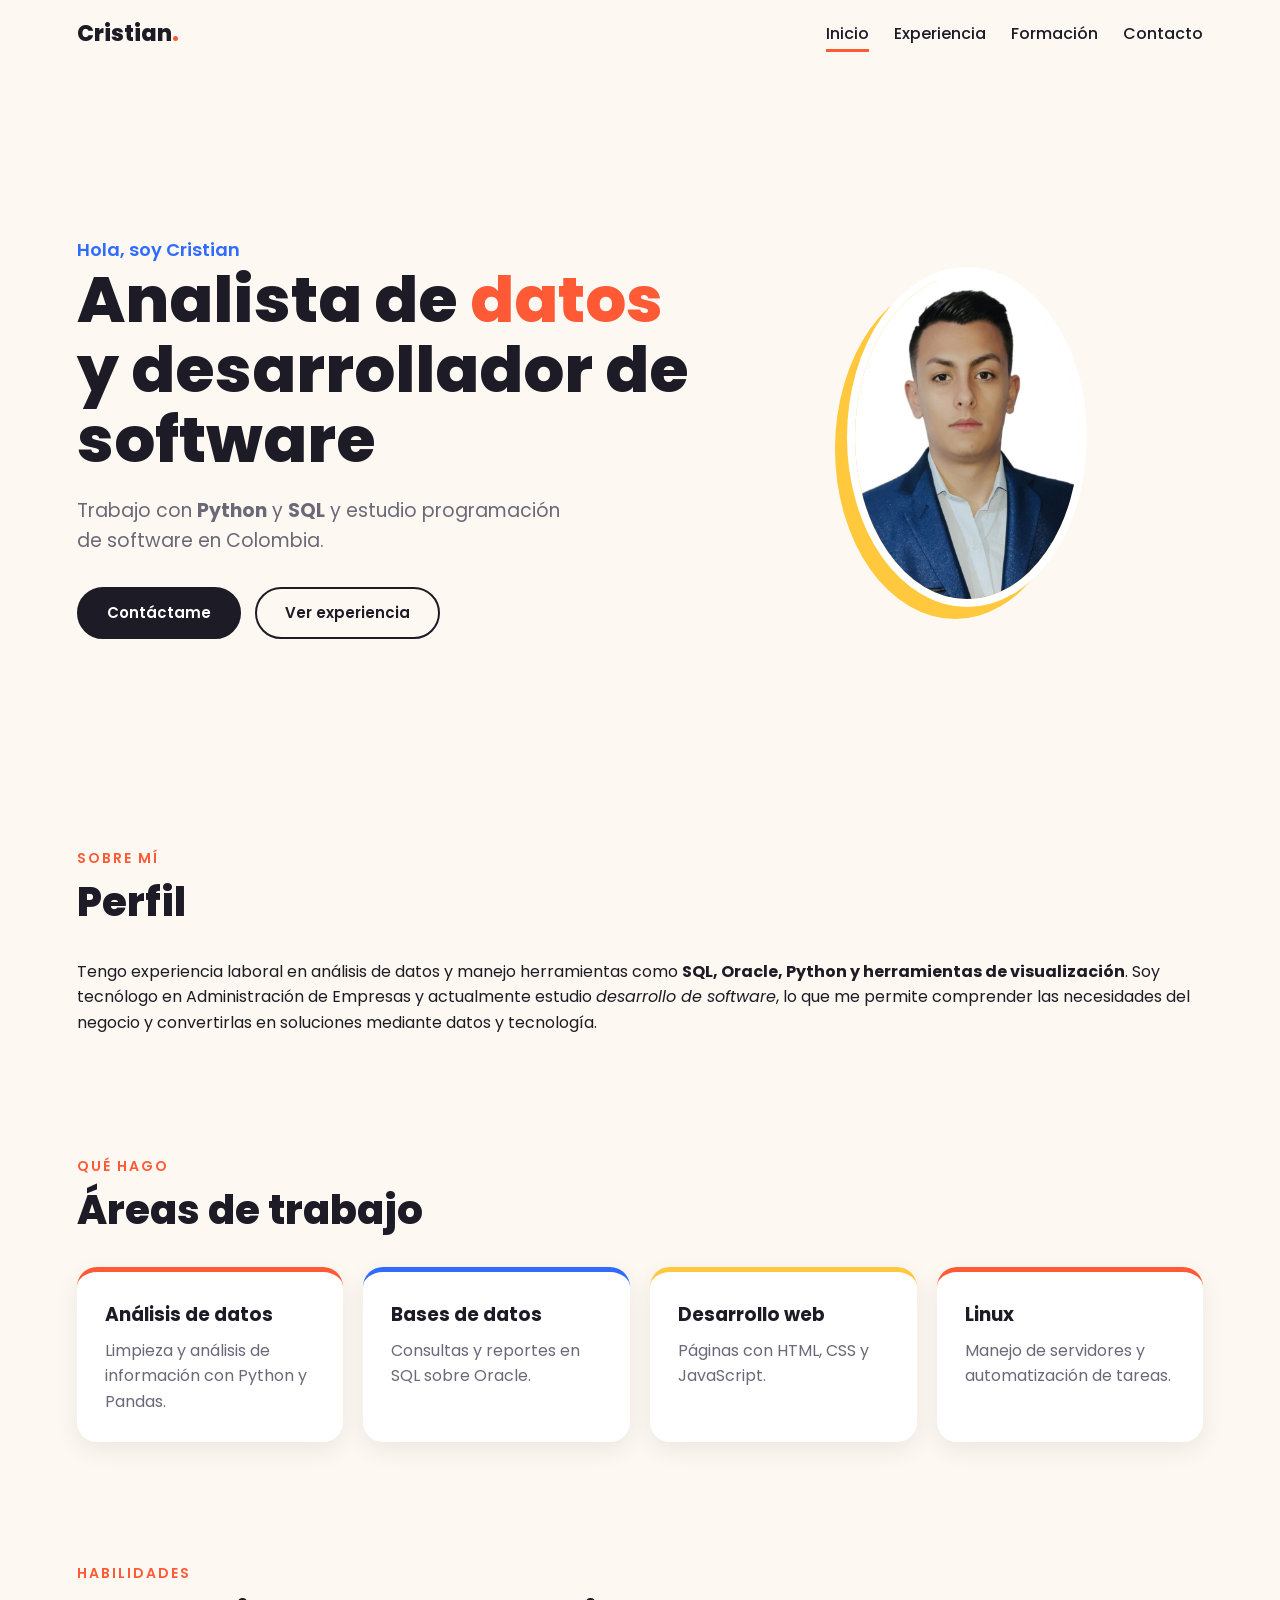
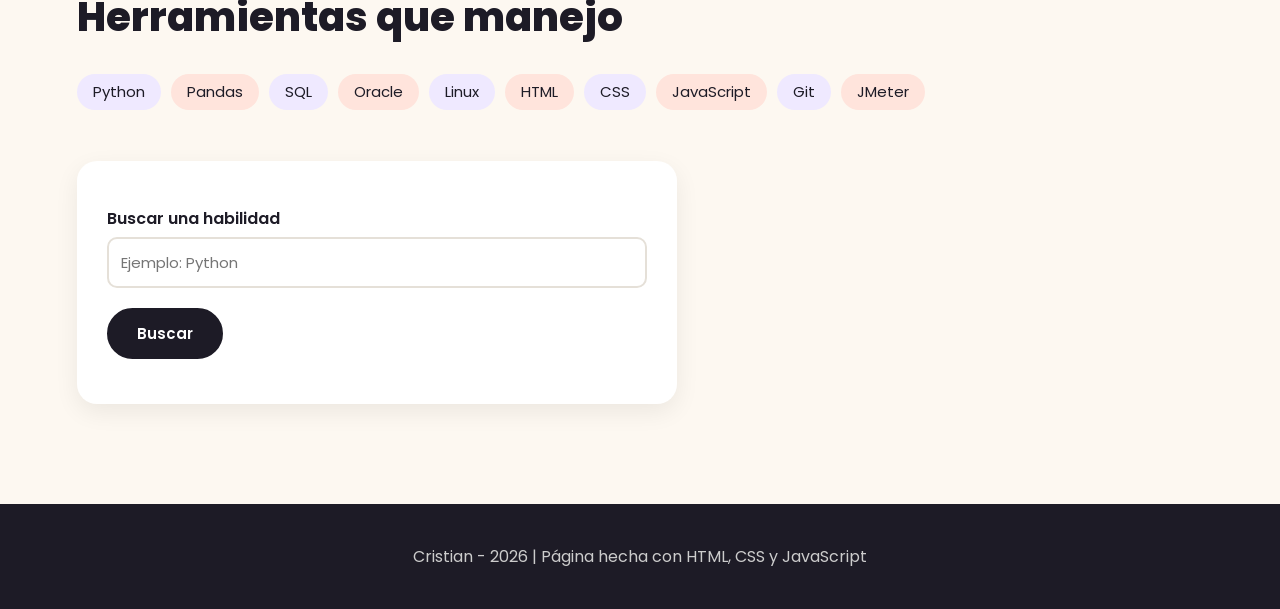
<file: index.html>
<!DOCTYPE html>
<html lang="es">
<head>
  <meta charset="UTF-8">
  <meta name="viewport" content="width=device-width, initial-scale=1.0">
  <title>Cristian - Hoja de vida</title>
  <link href="https://fonts.googleapis.com/css2?family=Poppins:wght@400;500;600;800&display=swap" rel="stylesheet">
  <link rel="stylesheet" href="css/styles.css">
</head>
<body>

  <header class="nav">
    <a href="index.html" class="logo">Cristian<span>.</span></a>
    <button type="button" class="btn-menu" aria-label="Abrir menú">Menú</button>
    <nav>
      <ul>
        <li><a class="activo" href="index.html">Inicio</a></li>
        <li><a href="experiencia.html">Experiencia</a></li>
        <li><a href="formacion.html">Formación</a></li>
        <li><a href="contacto.html">Contacto</a></li>
      </ul>
    </nav>
  </header>

  <section class="portada">
    <div>
      <span class="saludo">Hola, soy Cristian</span>
      <h1>Analista de <span>datos</span> y desarrollador de software</h1>
      <p>Trabajo con <strong>Python</strong> y <strong>SQL</strong> y estudio programación de software en Colombia.</p>
      <a href="contacto.html" class="boton">Contáctame</a>
      <a href="experiencia.html" class="boton borde">Ver experiencia</a>
    </div>
    <div class="foto">
      <img src="img/hoja de vida Cristian 2026.jpg.jpeg" alt="Foto de Cristian">
    </div>
  </section>

  <section class="seccion">
    <span class="subtitulo">Sobre mí</span>
    <h2>Perfil</h2>
    <p>Tengo experiencia laboral en análisis de datos y manejo herramientas como
      <strong>SQL, Oracle, Python y herramientas de visualización</strong>.
      Soy tecnólogo en Administración de Empresas y actualmente estudio
      <em>desarrollo de software</em>, lo que me permite comprender las necesidades
      del negocio y convertirlas en soluciones mediante datos y tecnología.</p>
  </section>

  <section class="seccion">
    <span class="subtitulo">Qué hago</span>
    <h2>Áreas de trabajo</h2>
    <div class="tarjetas">
      <div class="tarjeta">
        <h3>Análisis de datos</h3>
        <p>Limpieza y análisis de información con Python y Pandas.</p>
      </div>
      <div class="tarjeta">
        <h3>Bases de datos</h3>
        <p>Consultas y reportes en SQL sobre Oracle.</p>
      </div>
      <div class="tarjeta">
        <h3>Desarrollo web</h3>
        <p>Páginas con HTML, CSS y JavaScript.</p>
      </div>
      <div class="tarjeta">
        <h3>Linux</h3>
        <p>Manejo de servidores y automatización de tareas.</p>
      </div>
    </div>
  </section>

  <section class="seccion">
    <span class="subtitulo">Habilidades</span>
    <h2>Herramientas que manejo</h2>
    <div class="habilidades">
      <span>Python</span>
      <span>Pandas</span>
      <span>SQL</span>
      <span>Oracle</span>
      <span>Linux</span>
      <span>HTML</span>
      <span>CSS</span>
      <span>JavaScript</span>
      <span>Git</span>
      <span>JMeter</span>
    </div>

    <br><br>
    <form id="buscar-habilidad" action="index.html" method="get">
      <label for="buscar">Buscar una habilidad</label>
      <input type="text" id="buscar" name="buscar" placeholder="Ejemplo: Python" required>
      <button type="submit" class="boton">Buscar</button>
      <p id="resultado"></p>
    </form>
  </section>

  <footer>
    <p>Cristian - <span id="anio"></span> | Página hecha con HTML, CSS y JavaScript</p>
  </footer>

  <script src="js/main.js"></script>
</body>
</html>
</file>
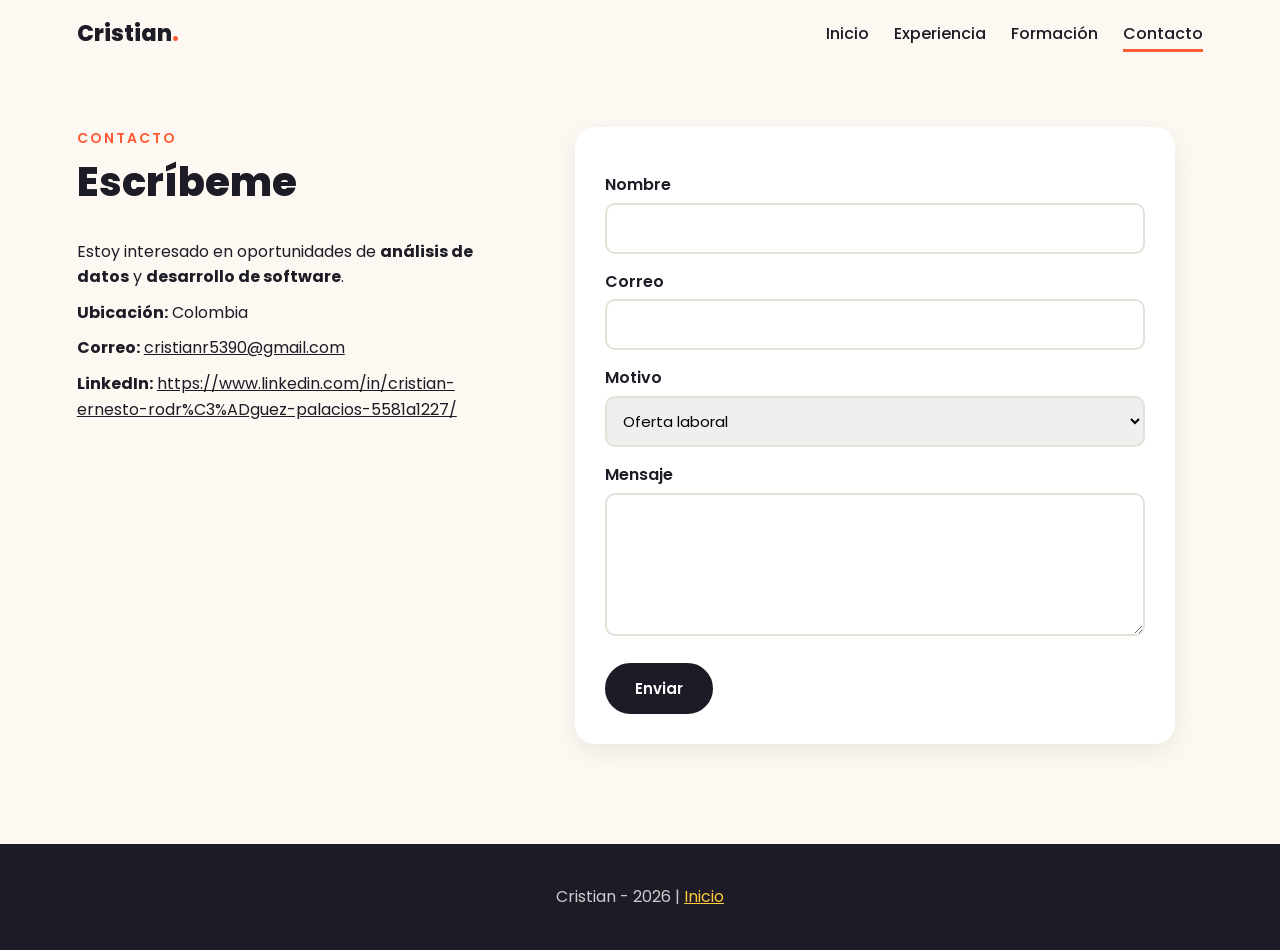
<file: contacto.html>
<!DOCTYPE html>
<html lang="es">
<head>
  <meta charset="UTF-8">
  <meta name="viewport" content="width=device-width, initial-scale=1.0">
  <title>Contacto - Cristian</title>
  <link href="https://fonts.googleapis.com/css2?family=Poppins:wght@400;500;600;800&display=swap" rel="stylesheet">
  <link rel="stylesheet" href="css/styles.css">
</head>
<body>

  <header class="nav">
    <a href="index.html" class="logo">Cristian<span>.</span></a>
    <button type="button" class="btn-menu" aria-label="Abrir menú">Menú</button>
    <nav>
      <ul>
        <li><a href="index.html">Inicio</a></li>
        <li><a href="experiencia.html">Experiencia</a></li>
        <li><a href="formacion.html">Formación</a></li>
        <li><a class="activo" href="contacto.html">Contacto</a></li>
      </ul>
    </nav>
  </header>

  <section class="seccion contacto">
    <div>
      <span class="subtitulo">Contacto</span>
      <h2>Escríbeme</h2>
      <p>Estoy interesado en oportunidades de <strong>análisis de datos</strong> y <strong>desarrollo de software</strong>.</p>
      <p><strong>Ubicación:</strong> Colombia</p>
      <p><strong>Correo:</strong> <a href="mailto:cristianr5390@gmail.com">cristianr5390@gmail.com</a></p>
      <p><strong>LinkedIn:</strong> <a href="https://www.linkedin.com/in/cristian-ernesto-rodr%C3%ADguez-palacios-5581a1227/" target="_blank" rel="noopener noreferrer">https://www.linkedin.com/in/cristian-ernesto-rodr%C3%ADguez-palacios-5581a1227/</a></p>
    </div>

    <!-- FormSubmit reenvía los datos del formulario al correo indicado. -->
    <form action="https://formsubmit.co/cristianr5390@gmail.com" method="post">
      <input type="hidden" name="_subject" value="Nuevo mensaje desde la hoja de vida">
      <input type="hidden" id="siguiente" name="_next">
      <label for="nombre">Nombre</label>
      <input type="text" id="nombre" name="nombre" required>

      <label for="correo">Correo</label>
      <input type="email" id="correo" name="correo" required>

      <label for="motivo">Motivo</label>
      <select id="motivo" name="motivo">
        <option>Oferta laboral</option>
        <option>Proyecto</option>
        <option>Otro</option>
      </select>

      <label for="mensaje">Mensaje</label>
      <textarea id="mensaje" name="mensaje" rows="5" required></textarea>

      <button type="submit" class="boton">Enviar</button>
    </form>
  </section>

  <footer>
    <p>Cristian - <span id="anio"></span> | <a href="index.html">Inicio</a></p>
  </footer>

  <script src="js/main.js"></script>
</body>
</html>
</file>
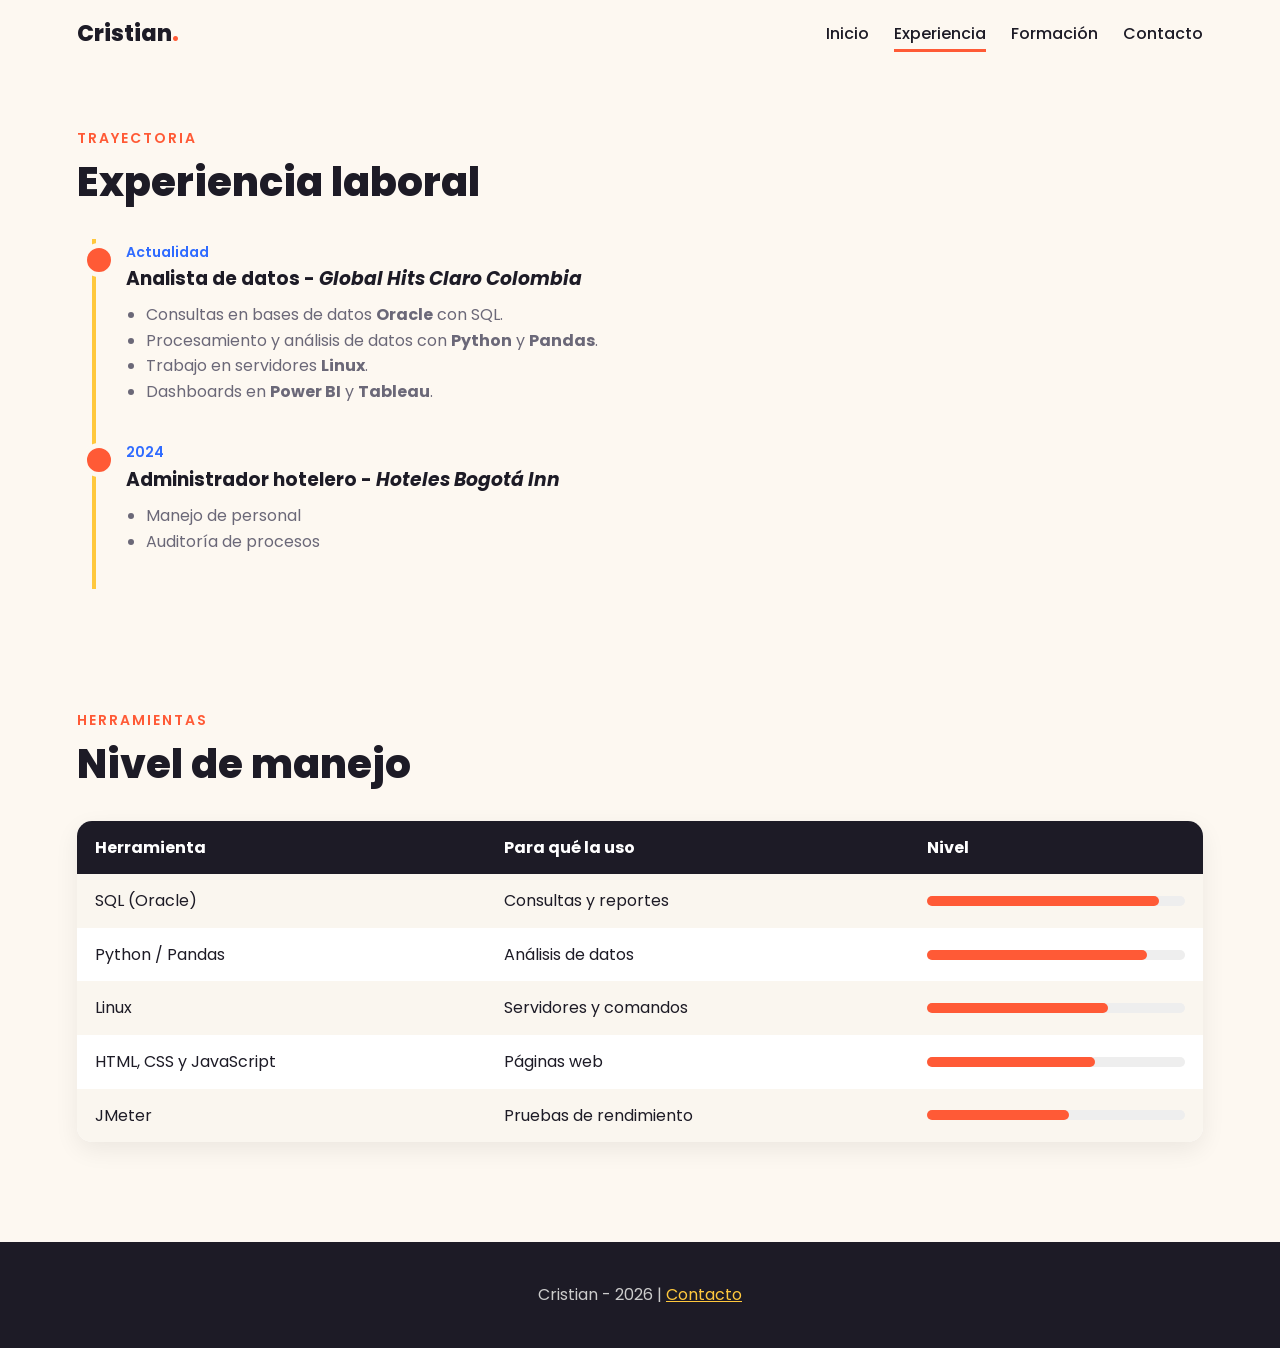
<file: experiencia.html>
<!DOCTYPE html>
<html lang="es">
<head>
  <meta charset="UTF-8">
  <meta name="viewport" content="width=device-width, initial-scale=1.0">
  <title>Experiencia - Cristian</title>
  <link href="https://fonts.googleapis.com/css2?family=Poppins:wght@400;500;600;800&display=swap" rel="stylesheet">
  <link rel="stylesheet" href="css/styles.css">
</head>
<body>

  <header class="nav">
    <a href="index.html" class="logo">Cristian<span>.</span></a>
    <button type="button" class="btn-menu" aria-label="Abrir menú">Menú</button>
    <nav>
      <ul>
        <li><a href="index.html">Inicio</a></li>
        <li><a class="activo" href="experiencia.html">Experiencia</a></li>
        <li><a href="formacion.html">Formación</a></li>
        <li><a href="contacto.html">Contacto</a></li>
      </ul>
    </nav>
  </header>

  <section class="seccion">
    <span class="subtitulo">Trayectoria</span>
    <h2>Experiencia laboral</h2>

    <div class="linea">
      <div class="item">
        <span class="fecha"> Actualidad</span>
        <h3>Analista de datos - <em>Global Hits Claro Colombia</em></h3>
        <ul>
          <li>Consultas en bases de datos <strong>Oracle</strong> con SQL.</li>
          <li>Procesamiento y análisis de datos con <strong>Python</strong> y <strong>Pandas</strong>.</li>
          <li>Trabajo en servidores <strong>Linux</strong>.</li>
          <li>Dashboards en <strong>Power BI</strong> y <strong>Tableau</strong>.</li>
        </ul>
      </div>
      <div class="item">
        <span class="fecha">2024</span>
        <h3>Administrador hotelero - <em>Hoteles Bogotá Inn</em></h3>
        <ul>
          <li>Manejo de personal</li>
          <li>Auditoría de procesos</li>
        </ul>
      </div>
    </div>
  </section>

  <section class="seccion">
    <span class="subtitulo">Herramientas</span>
    <h2>Nivel de manejo</h2>
    <table>
      <tr>
        <th>Herramienta</th>
        <th>Para qué la uso</th>
        <th>Nivel</th>
      </tr>
      <tr>
        <td>SQL (Oracle)</td>
        <td>Consultas y reportes</td>
        <td><div class="nivel"><div style="width: 90%"></div></div></td>
      </tr>
      <tr>
        <td>Python / Pandas</td>
        <td>Análisis de datos</td>
        <td><div class="nivel"><div style="width: 85%"></div></div></td>
      </tr>
      <tr>
        <td>Linux</td>
        <td>Servidores y comandos</td>
        <td><div class="nivel"><div style="width: 70%"></div></div></td>
      </tr>
      <tr>
        <td>HTML, CSS y JavaScript</td>
        <td>Páginas web</td>
        <td><div class="nivel"><div style="width: 65%"></div></div></td>
      </tr>
      <tr>
        <td>JMeter</td>
        <td>Pruebas de rendimiento</td>
        <td><div class="nivel"><div style="width: 55%"></div></div></td>
      </tr>
    </table>
  </section>

  <footer>
    <p>Cristian - <span id="anio"></span> | <a href="contacto.html">Contacto</a></p>
  </footer>

  <script src="js/main.js"></script>
</body>
</html>
</file>
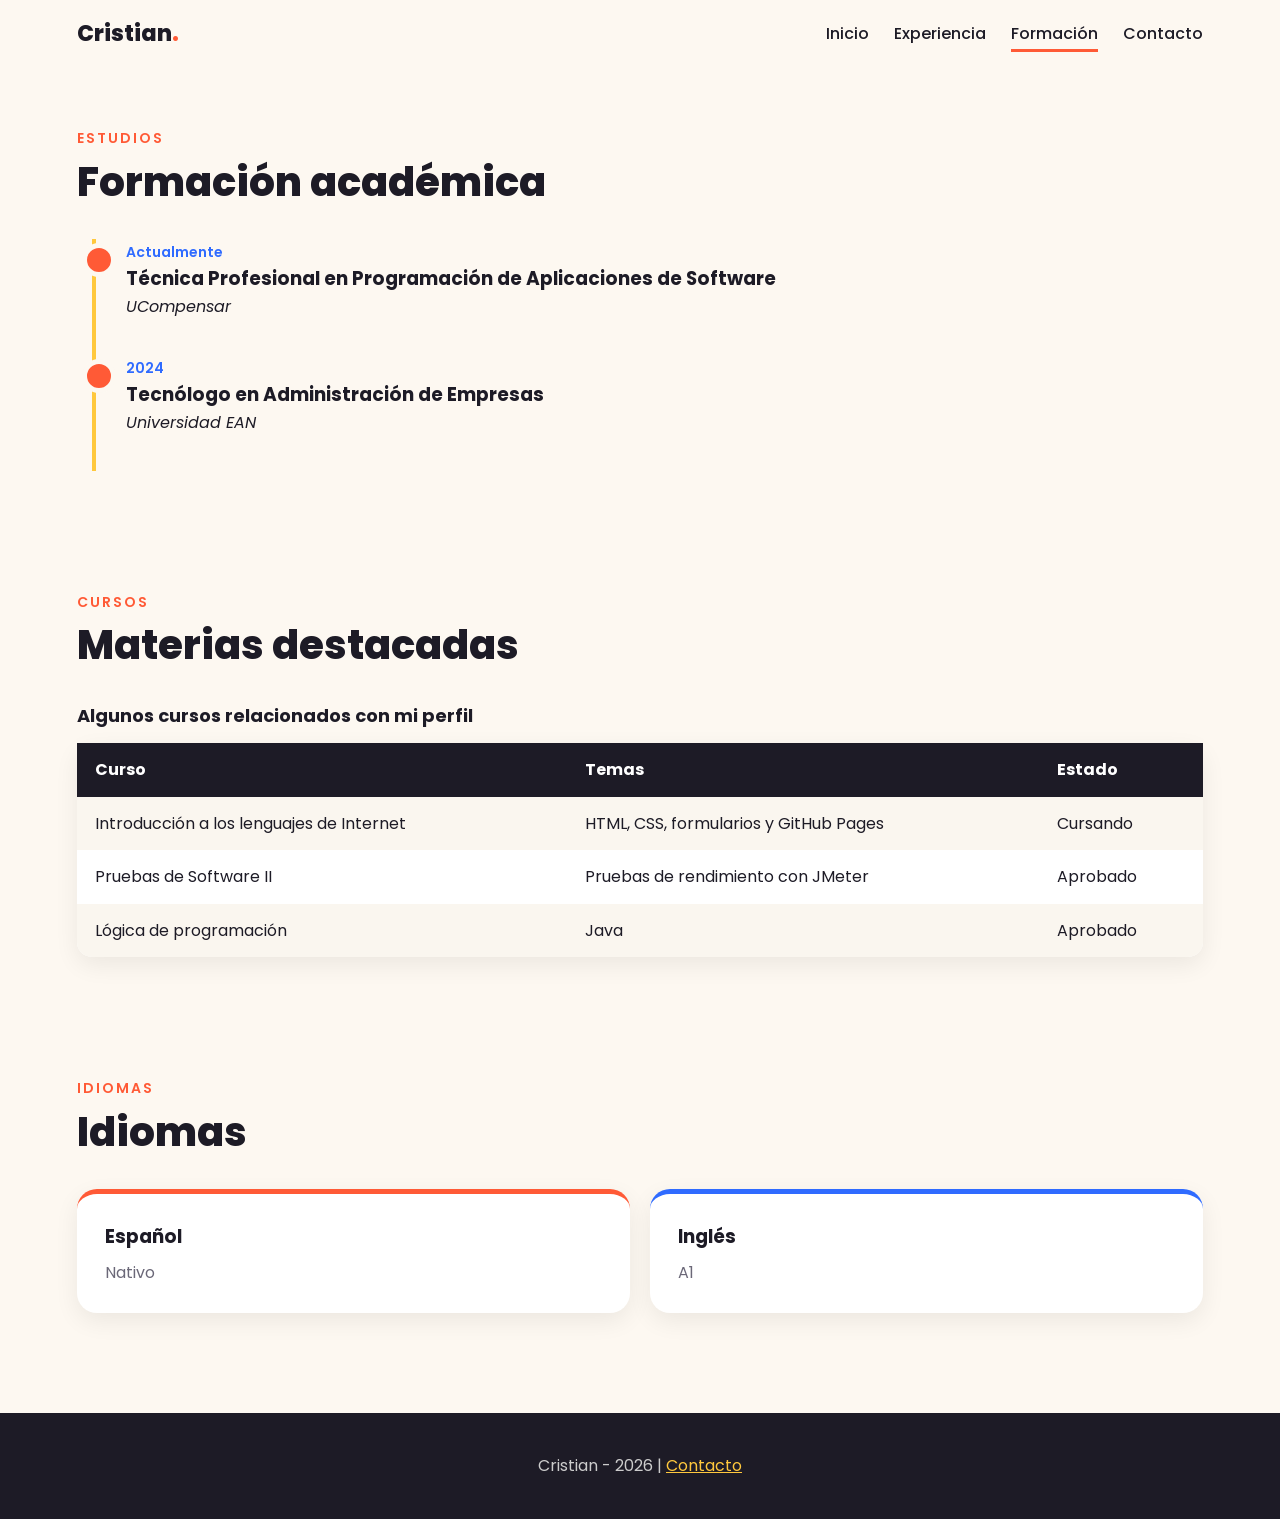
<file: formacion.html>
<!DOCTYPE html>
<html lang="es">
<head>
  <meta charset="UTF-8">
  <meta name="viewport" content="width=device-width, initial-scale=1.0">
  <title>Formación - Cristian</title>
  <link href="https://fonts.googleapis.com/css2?family=Poppins:wght@400;500;600;800&display=swap" rel="stylesheet">
  <link rel="stylesheet" href="css/styles.css">
</head>
<body>

  <header class="nav">
    <a href="index.html" class="logo">Cristian<span>.</span></a>
    <button type="button" class="btn-menu" aria-label="Abrir menú">Menú</button>
    <nav>
      <ul>
        <li><a href="index.html">Inicio</a></li>
        <li><a href="experiencia.html">Experiencia</a></li>
        <li><a class="activo" href="formacion.html">Formación</a></li>
        <li><a href="contacto.html">Contacto</a></li>
      </ul>
    </nav>
  </header>

  <section class="seccion">
    <span class="subtitulo">Estudios</span>
    <h2>Formación académica</h2>
    <div class="linea">
      <div class="item">
        <span class="fecha"> Actualmente</span>
        <h3>Técnica Profesional en Programación de Aplicaciones de Software</h3>
        <p><em>UCompensar</em></p>
      </div>
      <div class="item">
        <span class="fecha"> 2024</span>
        <h3>Tecnólogo en Administración de Empresas</h3>
        <p><em>Universidad EAN</em></p>
      </div>
    </div>
  </section>

  <section class="seccion">
    <span class="subtitulo">Cursos</span>
    <h2>Materias destacadas</h2>
    <table>
      <caption>Algunos cursos relacionados con mi perfil</caption>
      <tr>
        <th>Curso</th>
        <th>Temas</th>
        <th>Estado</th>
      </tr>
      <tr>
        <td>Introducción a los lenguajes de Internet</td>
        <td>HTML, CSS, formularios y GitHub Pages</td>
        <td>Cursando</td>
      </tr>
      <tr>
        <td>Pruebas de Software II</td>
        <td>Pruebas de rendimiento con JMeter</td>
        <td>Aprobado</td>
      </tr>
      <tr>
        <td>Lógica de programación</td>
        <td>Java</td>
        <td>Aprobado</td>
      </tr>
    </table>
  </section>

  <section class="seccion">
    <span class="subtitulo">Idiomas</span>
    <h2>Idiomas</h2>
    <div class="tarjetas">
      <div class="tarjeta">
        <h3>Español</h3>
        <p>Nativo</p>
      </div>
      <div class="tarjeta">
        <h3>Inglés</h3>
        <p>A1</p>
      </div>
    </div>
  </section>

  <footer>
    <p>Cristian - <span id="anio"></span> | <a href="contacto.html">Contacto</a></p>
  </footer>

  <script src="js/main.js"></script>
</body>
</html>
</file>
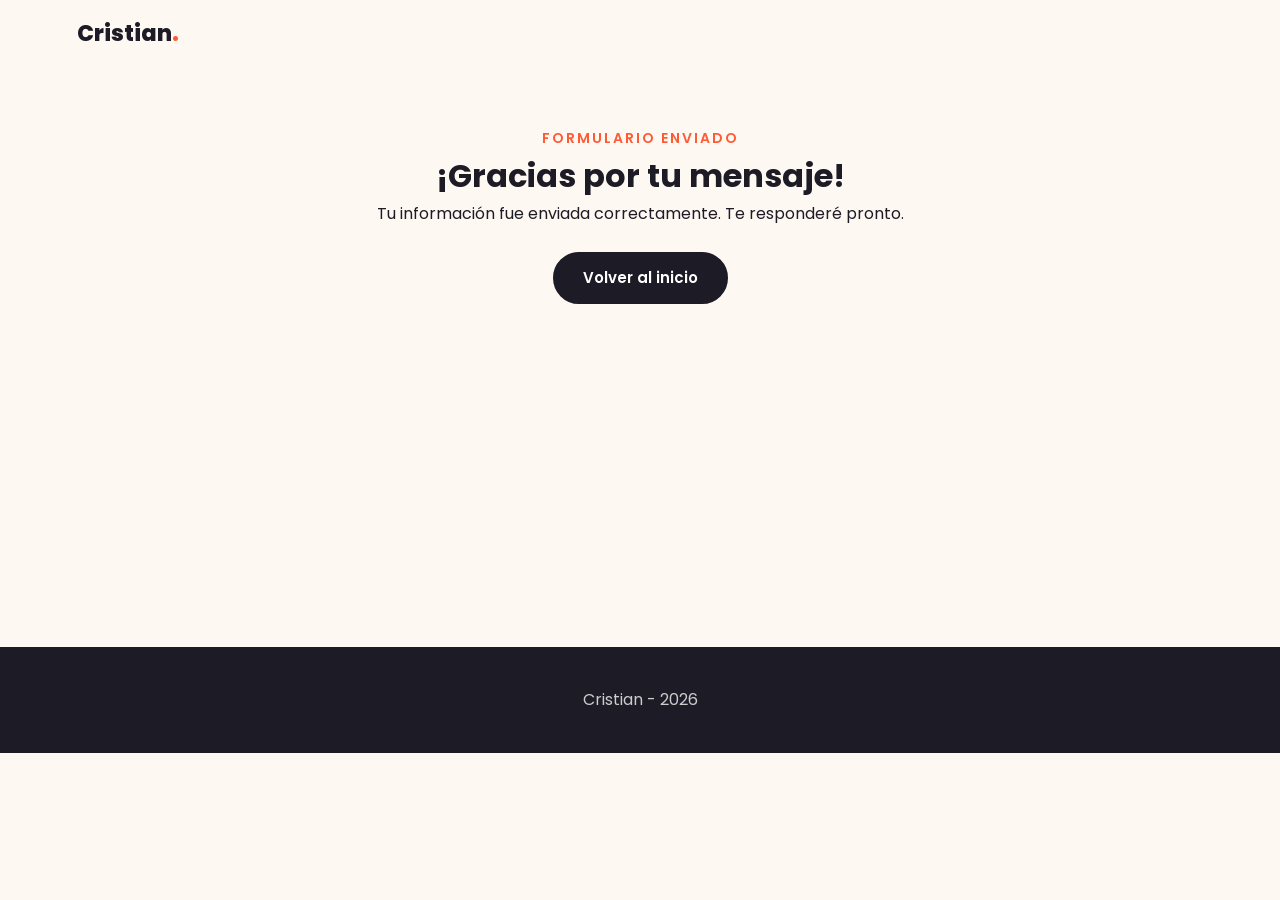
<file: gracias.html>
<!DOCTYPE html>
<html lang="es">
<head>
  <meta charset="UTF-8">
  <meta name="viewport" content="width=device-width, initial-scale=1.0">
  <title>Mensaje enviado - Cristian</title>
  <link href="https://fonts.googleapis.com/css2?family=Poppins:wght@400;500;600;800&display=swap" rel="stylesheet">
  <link rel="stylesheet" href="css/styles.css">
</head>
<body>
  <header class="nav">
    <a href="index.html" class="logo">Cristian<span>.</span></a>
  </header>

  <main class="seccion" style="text-align: center; min-height: 60vh;">
    <span class="subtitulo">Formulario enviado</span>
    <h1>¡Gracias por tu mensaje!</h1>
    <p>Tu información fue enviada correctamente. Te responderé pronto.</p>
    <br>
    <a href="index.html" class="boton">Volver al inicio</a>
  </main>

  <footer>
    <p>Cristian - <span id="anio"></span></p>
  </footer>

  <script src="js/main.js"></script>
</body>
</html>
</file>
<file: css/styles.css>
/* colores y medidas que se repiten */
:root {
  --fondo: #fdf8f1;
  --texto: #1d1b26;
  --gris: #6b6878;
  --naranja: #ff5a36;
  --azul: #2f6bff;
  --amarillo: #ffc83d;
  --blanco: #ffffff;
}

* {
  box-sizing: border-box;
  margin: 0;
  padding: 0;
}

html {
  scroll-behavior: smooth;
}

body {
  font-family: "Poppins", Arial, sans-serif;
  background-color: var(--fondo);
  color: var(--texto);
  line-height: 1.6;
}

a {
  color: inherit;
}

/* menu de arriba */
.nav {
  position: sticky;
  top: 0;
  z-index: 10;
  display: flex;
  justify-content: space-between;
  align-items: center;
  padding: 16px 6%;
  background-color: var(--fondo);
}

.logo {
  font-weight: 800;
  font-size: 22px;
  text-decoration: none;
}

.logo span {
  color: var(--naranja);
}

.nav ul {
  display: flex;
  gap: 25px;
  list-style: none;
}

.nav ul a {
  text-decoration: none;
  font-weight: 500;
  padding-bottom: 4px;
  border-bottom: 3px solid transparent;
}

.nav ul a:hover,
.nav ul a.activo {
  border-bottom-color: var(--naranja);
}

.btn-menu {
  display: none;
  background: none;
  border: 2px solid var(--texto);
  border-radius: 6px;
  padding: 4px 10px;
  font-family: inherit;
  cursor: pointer;
}

/* portada */
.portada {
  display: grid;
  grid-template-columns: 1.3fr 1fr;
  align-items: center;
  gap: 40px;
  padding: 80px 6% 60px;
  min-height: 80vh;
}

.portada h1 {
  font-size: 64px;
  line-height: 1.1;
  font-weight: 800;
}

.portada h1 span {
  color: var(--naranja);
}

.portada p {
  font-size: 19px;
  color: var(--gris);
  margin: 20px 0 30px;
  max-width: 500px;
}

.saludo {
  font-size: 18px;
  font-weight: 600;
  color: var(--azul);
}

.foto {
  position: relative;
  width: 240px;
  height: 340px;
  margin: auto;
}

/* circulo amarillo detras de la foto */
.foto::before {
  content: "";
  position: absolute;
  top: 0;
  left: 0;
  width: 100%;
  height: 100%;
  background-color: var(--amarillo);
  border-radius: 50%;
  transform: translate(-12px, 12px);
}

.foto img {
  position: relative;
  width: 100%;
  height: 100%;
  object-fit: cover;
  border-radius: 50%;
  border: 8px solid var(--blanco);
}

/* botones */
.boton {
  display: inline-block;
  padding: 12px 28px;
  border-radius: 30px;
  background-color: var(--texto);
  color: white;
  text-decoration: none;
  font-weight: 600;
  font-family: inherit;
  font-size: 15px;
  border: 2px solid var(--texto);
  cursor: pointer;
}

.boton:hover {
  background-color: var(--naranja);
  border-color: var(--naranja);
}

.boton.borde {
  background-color: transparent;
  color: var(--texto);
  margin-left: 10px;
}

.boton.borde:hover {
  background-color: var(--texto);
  color: white;
}

/* secciones */
.seccion {
  padding: 60px 6%;
}

.seccion h2 {
  font-size: 40px;
  font-weight: 800;
  margin-bottom: 25px;
}

.subtitulo {
  display: block;
  font-size: 14px;
  color: var(--naranja);
  font-weight: 600;
  text-transform: uppercase;
  letter-spacing: 2px;
}

.tarjetas {
  display: grid;
  grid-template-columns: repeat(auto-fit, minmax(230px, 1fr));
  gap: 20px;
}

.tarjeta {
  background-color: var(--blanco);
  border-radius: 20px;
  padding: 28px;
  box-shadow: 0 8px 25px rgba(0, 0, 0, 0.07);
  border-top: 5px solid var(--naranja);
  transition: transform 0.3s;
}

.tarjeta:nth-child(2) { border-top-color: var(--azul); }
.tarjeta:nth-child(3) { border-top-color: var(--amarillo); }

.tarjeta:hover {
  transform: translateY(-6px);
}

.tarjeta h3 {
  margin-bottom: 8px;
}

.tarjeta p {
  color: var(--gris);
}

/* habilidades */
.habilidades {
  display: flex;
  flex-wrap: wrap;
  gap: 10px;
}

.habilidades span {
  padding: 6px 16px;
  border-radius: 20px;
  background-color: #efe9ff;
  font-size: 15px;
}

.habilidades span:nth-child(even) {
  background-color: #ffe4dc;
}

/* linea de tiempo */
.linea {
  margin-left: 15px;
  border-left: 4px solid var(--amarillo);
}

.item {
  position: relative;
  padding: 0 0 35px 30px;
}

.item::before {
  content: "";
  position: absolute;
  left: -14px;
  top: 4px;
  width: 24px;
  height: 24px;
  border-radius: 50%;
  background-color: var(--naranja);
  border: 5px solid var(--fondo);
}

.fecha {
  font-size: 14px;
  font-weight: 600;
  color: var(--azul);
}

.item ul {
  margin: 8px 0 0 20px;
  color: var(--gris);
}

/* tablas */
table {
  width: 100%;
  border-collapse: collapse;
  background-color: var(--blanco);
  border-radius: 15px;
  overflow: hidden;
  box-shadow: 0 8px 25px rgba(0, 0, 0, 0.07);
}

caption {
  text-align: left;
  font-weight: 700;
  font-size: 18px;
  padding-bottom: 12px;
}

th, td {
  padding: 14px 18px;
  text-align: left;
}

th {
  background-color: var(--texto);
  color: white;
}

tr:nth-child(even) {
  background-color: #faf6ef;
}

.nivel {
  height: 10px;
  min-width: 120px;
  background-color: #eeeeee;
  border-radius: 10px;
}

.nivel div {
  height: 100%;
  background-color: var(--naranja);
  border-radius: 10px;
}

/* formularios */
form {
  max-width: 600px;
  background-color: var(--blanco);
  padding: 30px;
  border-radius: 20px;
  box-shadow: 0 8px 25px rgba(0, 0, 0, 0.07);
}

form label {
  display: block;
  font-weight: 600;
  margin: 15px 0 5px;
}

form input,
form select,
form textarea {
  width: 100%;
  padding: 12px;
  border: 2px solid #e5e0d8;
  border-radius: 10px;
  font-family: inherit;
  font-size: 15px;
}

form input:focus,
form select:focus,
form textarea:focus {
  outline: none;
  border-color: var(--azul);
}

form .boton {
  margin-top: 20px;
}

#resultado {
  margin-top: 15px;
  font-weight: 600;
}

.contacto {
  display: grid;
  grid-template-columns: 1fr 1.4fr;
  gap: 50px;
}

.contacto p {
  margin-bottom: 10px;
}

footer {
  text-align: center;
  padding: 40px 6%;
  background-color: var(--texto);
  color: #cccccc;
  margin-top: 40px;
}

footer a {
  color: var(--amarillo);
}

/* para celular */
@media (max-width: 800px) {
  .portada,
  .contacto {
    grid-template-columns: 1fr;
    text-align: center;
  }

  .portada h1 {
    font-size: 40px;
  }

  .portada p {
    margin-left: auto;
    margin-right: auto;
  }

  .foto {
    width: 250px;
    height: 250px;
  }

  .btn-menu {
    display: block;
  }

  .nav ul {
    display: none;
    position: absolute;
    top: 100%;
    left: 0;
    right: 0;
    flex-direction: column;
    background-color: var(--fondo);
    padding: 15px 6%;
  }

  .nav ul.abierto {
    display: flex;
  }

  .boton.borde {
    margin: 10px 0 0;
  }
}
</file>
